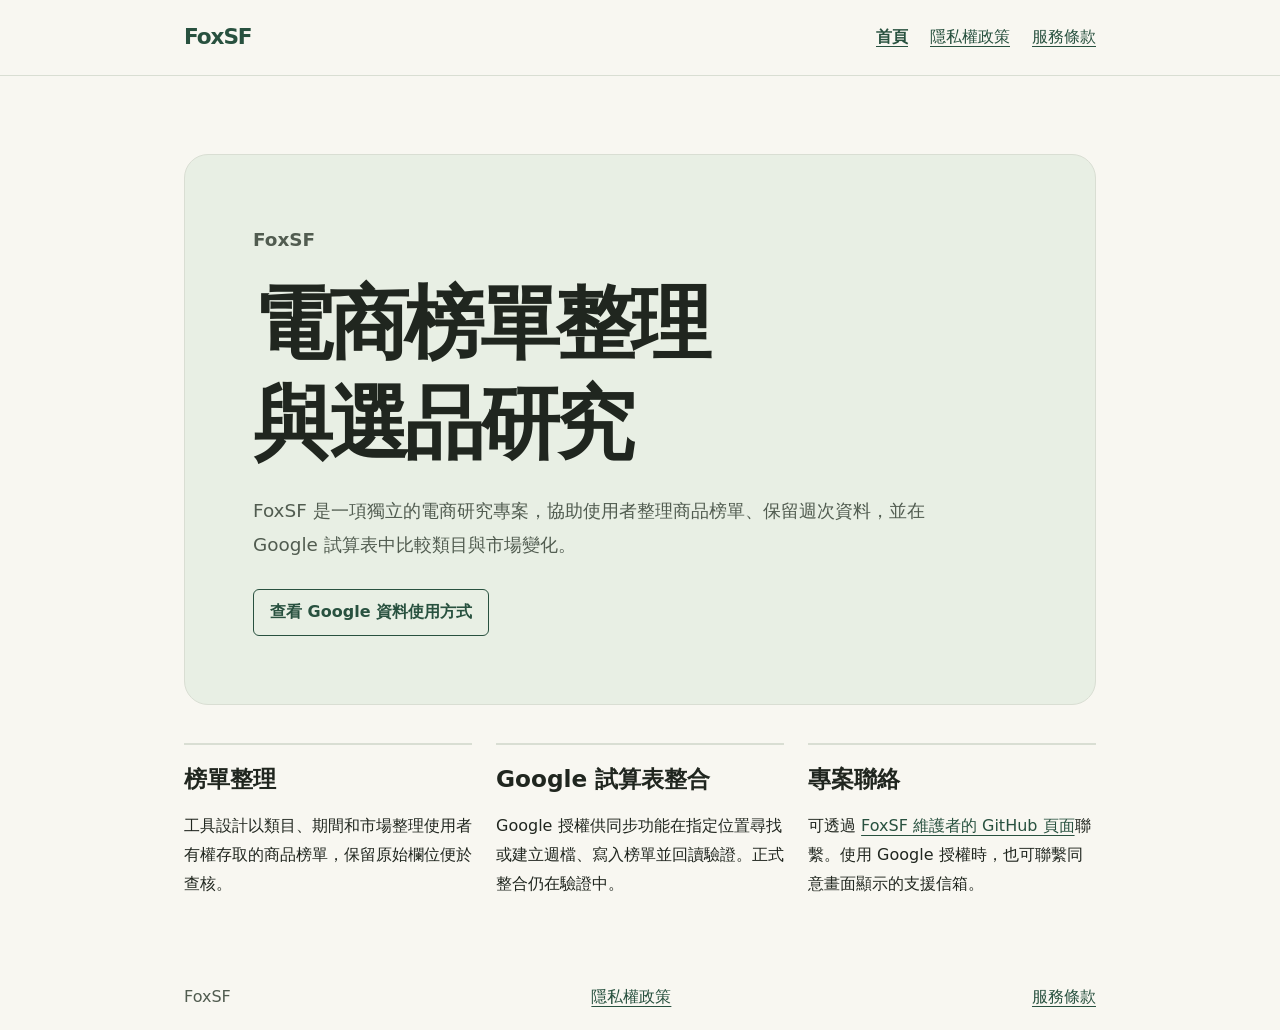
<file: index.html>
<!doctype html>
<html lang="zh-Hant">
<head><meta charset="utf-8"><meta name="viewport" content="width=device-width, initial-scale=1">
<title>FoxSF｜電商研究與榜單整理</title><meta name="description" content="FoxSF 的專案介紹與 Google Sheets 整合用途。"><link rel="stylesheet" href="style.css">
</head>
<body><header><div class="wrap bar"><a class="brand" href="index.html">FoxSF</a><nav aria-label="網站導覽"><a href="index.html" aria-current="page">首頁</a><a href="privacy.html">隱私權政策</a><a href="terms.html">服務條款</a></nav></div></header>
<main class="wrap">
<div class="hero"><p class="eyebrow">FoxSF</p><h1>電商榜單整理<br>與選品研究</h1><p>FoxSF 是一項獨立的電商研究專案，協助使用者整理商品榜單、保留週次資料，並在 Google 試算表中比較類目與市場變化。</p><a class="button" href="privacy.html">查看 Google 資料使用方式</a></div>
<div class="columns"><section><h2>榜單整理</h2><p>工具設計以類目、期間和市場整理使用者有權存取的商品榜單，保留原始欄位便於查核。</p></section><section><h2>Google 試算表整合</h2><p>Google 授權供同步功能在指定位置尋找或建立週檔、寫入榜單並回讀驗證。正式整合仍在驗證中。</p></section><section><h2>專案聯絡</h2><p>可透過 <a href="https://github.com/Foxnc69">FoxSF 維護者的 GitHub 頁面</a>聯繫。使用 Google 授權時，也可聯繫同意畫面顯示的支援信箱。</p></section></div></main>
<footer><div class="wrap bar"><span>FoxSF</span><a href="privacy.html">隱私權政策</a><a href="terms.html">服務條款</a></div></footer></body></html>
</file>
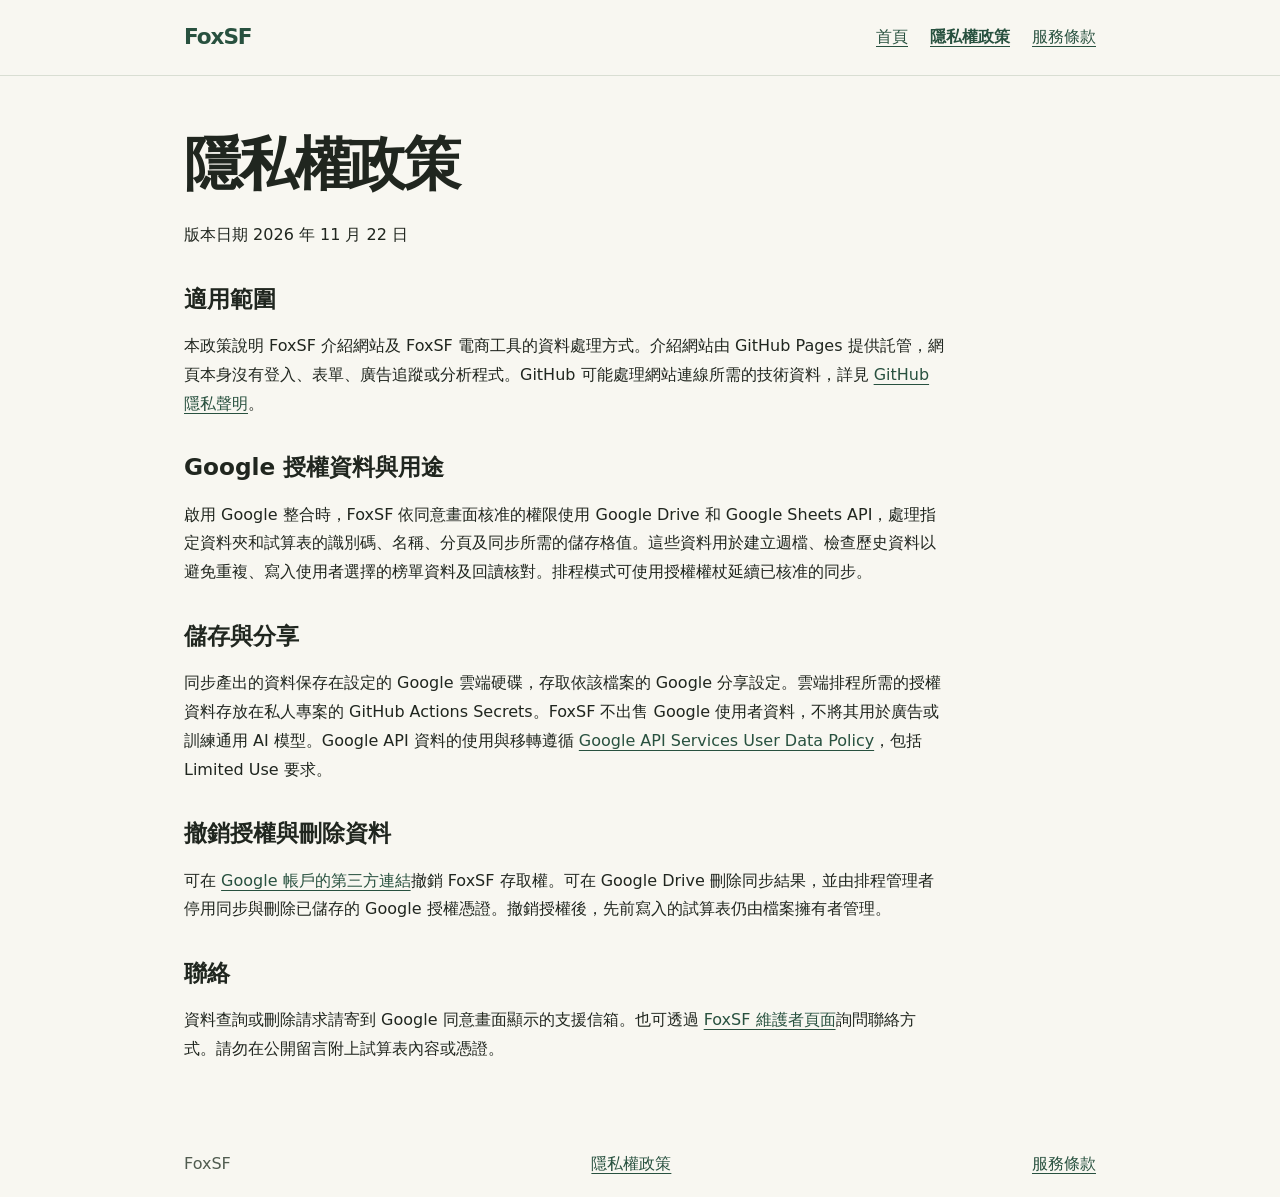
<file: privacy.html>
<!doctype html>
<html lang="zh-Hant">
<head><meta charset="utf-8"><meta name="viewport" content="width=device-width, initial-scale=1">
<title>隱私權政策｜FoxSF</title><meta name="description" content="FoxSF 處理 Google 授權、試算表資料以及撤銷與刪除方式。"><link rel="stylesheet" href="style.css">
</head>
<body><header><div class="wrap bar"><a class="brand" href="index.html">FoxSF</a><nav aria-label="網站導覽"><a href="index.html">首頁</a><a href="privacy.html" aria-current="page">隱私權政策</a><a href="terms.html">服務條款</a></nav></div></header>
<main class="wrap">
<article><h1>隱私權政策</h1><p>版本日期 <time datetime="2026-11-22">2026 年 11 月 22 日</time></p>
<h2>適用範圍</h2><p>本政策說明 FoxSF 介紹網站及 FoxSF 電商工具的資料處理方式。介紹網站由 GitHub Pages 提供託管，網頁本身沒有登入、表單、廣告追蹤或分析程式。GitHub 可能處理網站連線所需的技術資料，詳見 <a href="https://docs.github.com/site-policy/privacy-policies/github-general-privacy-statement">GitHub 隱私聲明</a>。</p>
<h2>Google 授權資料與用途</h2><p>啟用 Google 整合時，FoxSF 依同意畫面核准的權限使用 Google Drive 和 Google Sheets API，處理指定資料夾和試算表的識別碼、名稱、分頁及同步所需的儲存格值。這些資料用於建立週檔、檢查歷史資料以避免重複、寫入使用者選擇的榜單資料及回讀核對。排程模式可使用授權權杖延續已核准的同步。</p>
<h2>儲存與分享</h2><p>同步產出的資料保存在設定的 Google 雲端硬碟，存取依該檔案的 Google 分享設定。雲端排程所需的授權資料存放在私人專案的 GitHub Actions Secrets。FoxSF 不出售 Google 使用者資料，不將其用於廣告或訓練通用 AI 模型。Google API 資料的使用與移轉遵循 <a href="https://developers.google.com/terms/api-services-user-data-policy">Google API Services User Data Policy</a>，包括 Limited Use 要求。</p>
<h2>撤銷授權與刪除資料</h2><p>可在 <a href="https://myaccount.google.com/connections">Google 帳戶的第三方連結</a>撤銷 FoxSF 存取權。可在 Google Drive 刪除同步結果，並由排程管理者停用同步與刪除已儲存的 Google 授權憑證。撤銷授權後，先前寫入的試算表仍由檔案擁有者管理。</p>
<h2>聯絡</h2><p>資料查詢或刪除請求請寄到 Google 同意畫面顯示的支援信箱。也可透過 <a href="https://github.com/Foxnc69">FoxSF 維護者頁面</a>詢問聯絡方式。請勿在公開留言附上試算表內容或憑證。</p></article></main>
<footer><div class="wrap bar"><span>FoxSF</span><a href="privacy.html">隱私權政策</a><a href="terms.html">服務條款</a></div></footer></body></html>
</file>
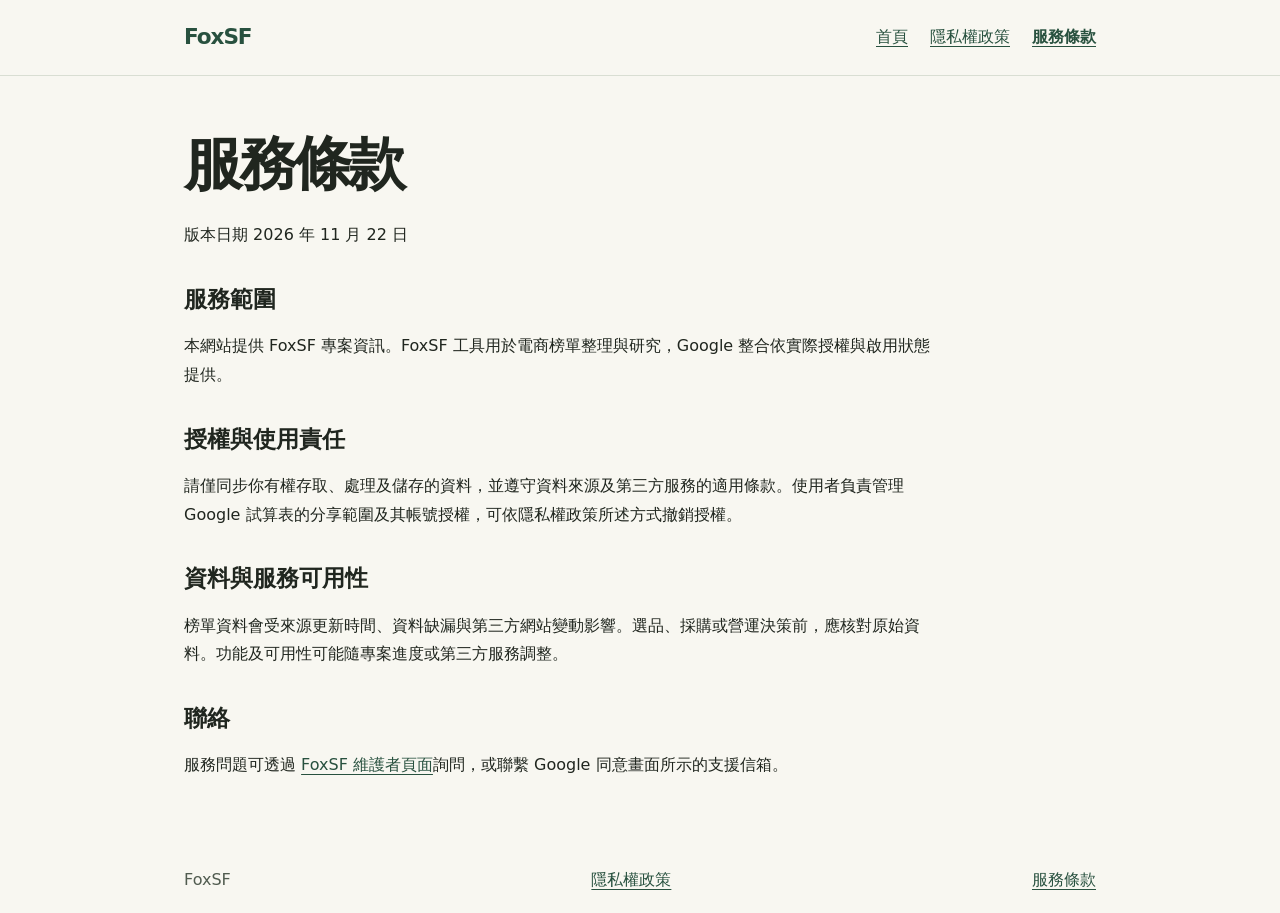
<file: terms.html>
<!doctype html>
<html lang="zh-Hant">
<head><meta charset="utf-8"><meta name="viewport" content="width=device-width, initial-scale=1">
<title>服務條款｜FoxSF</title><meta name="description" content="FoxSF 網站和電商工具的使用條件。"><link rel="stylesheet" href="style.css">
</head>
<body><header><div class="wrap bar"><a class="brand" href="index.html">FoxSF</a><nav aria-label="網站導覽"><a href="index.html">首頁</a><a href="privacy.html">隱私權政策</a><a href="terms.html" aria-current="page">服務條款</a></nav></div></header>
<main class="wrap">
<article><h1>服務條款</h1><p>版本日期 <time datetime="2026-11-22">2026 年 11 月 22 日</time></p>
<h2>服務範圍</h2><p>本網站提供 FoxSF 專案資訊。FoxSF 工具用於電商榜單整理與研究，Google 整合依實際授權與啟用狀態提供。</p>
<h2>授權與使用責任</h2><p>請僅同步你有權存取、處理及儲存的資料，並遵守資料來源及第三方服務的適用條款。使用者負責管理 Google 試算表的分享範圍及其帳號授權，可依隱私權政策所述方式撤銷授權。</p>
<h2>資料與服務可用性</h2><p>榜單資料會受來源更新時間、資料缺漏與第三方網站變動影響。選品、採購或營運決策前，應核對原始資料。功能及可用性可能隨專案進度或第三方服務調整。</p>
<h2>聯絡</h2><p>服務問題可透過 <a href="https://github.com/Foxnc69">FoxSF 維護者頁面</a>詢問，或聯繫 Google 同意畫面所示的支援信箱。</p></article></main>
<footer><div class="wrap bar"><span>FoxSF</span><a href="privacy.html">隱私權政策</a><a href="terms.html">服務條款</a></div></footer></body></html>
</file>
<file: style.css>
:root{color-scheme:light;--ink:#20261f;--muted:#515c50;--paper:#f8f7f1;--accent:#28513f;--line:#d9ded3;--wash:#e8efe4}
*{box-sizing:border-box}body{margin:0;background:var(--paper);color:var(--ink);font:16px/1.8 system-ui,"Noto Sans TC",sans-serif}
.wrap{max-width:1040px;margin:auto;padding-inline:clamp(20px,5vw,64px)}
header,footer{border-block-end:1px solid var(--line)}
.bar{display:flex;justify-content:space-between;align-items:center;gap:12px 30px;flex-wrap:wrap;padding-block:18px}
.brand{font-size:1.35rem;font-weight:800;letter-spacing:-.05em;text-decoration:none}
nav{display:flex;flex-wrap:wrap;gap:6px 22px}
a{color:var(--accent);text-underline-offset:.25em}a:focus-visible{outline:3px solid #ad6427;outline-offset:4px}
[aria-current]{font-weight:750}h1,h2{line-height:1.25;text-wrap:balance}h1{font-size:clamp(2.4rem,7vw,5rem);letter-spacing:-.055em;margin:0 0 20px}
h2{font-size:1.45rem}.hero{margin-block:clamp(34px,7vw,78px) 38px;padding:clamp(28px,6vw,68px);background:var(--wash);border-radius:24px;border:1px solid var(--line)}
.hero p{max-width:37em;font-size:1.15rem;color:var(--muted)}.eyebrow{font-weight:750;color:var(--accent);margin-top:0}
.button{display:inline-block;margin-top:10px;padding:8px 16px;border:1px solid var(--accent);border-radius:6px;text-decoration:none;font-weight:700}
.columns{display:grid;grid-template-columns:repeat(auto-fit,minmax(min(100%,235px),1fr));gap:24px;margin-bottom:50px}.columns section{border-top:2px solid var(--line)}
article{max-width:760px;padding-block:52px}article h1{font-size:clamp(2.35rem,6vw,3.65rem)}article h2{margin-top:34px}
footer{border-block:1px solid var(--line) 0;color:var(--muted)}
</file>
